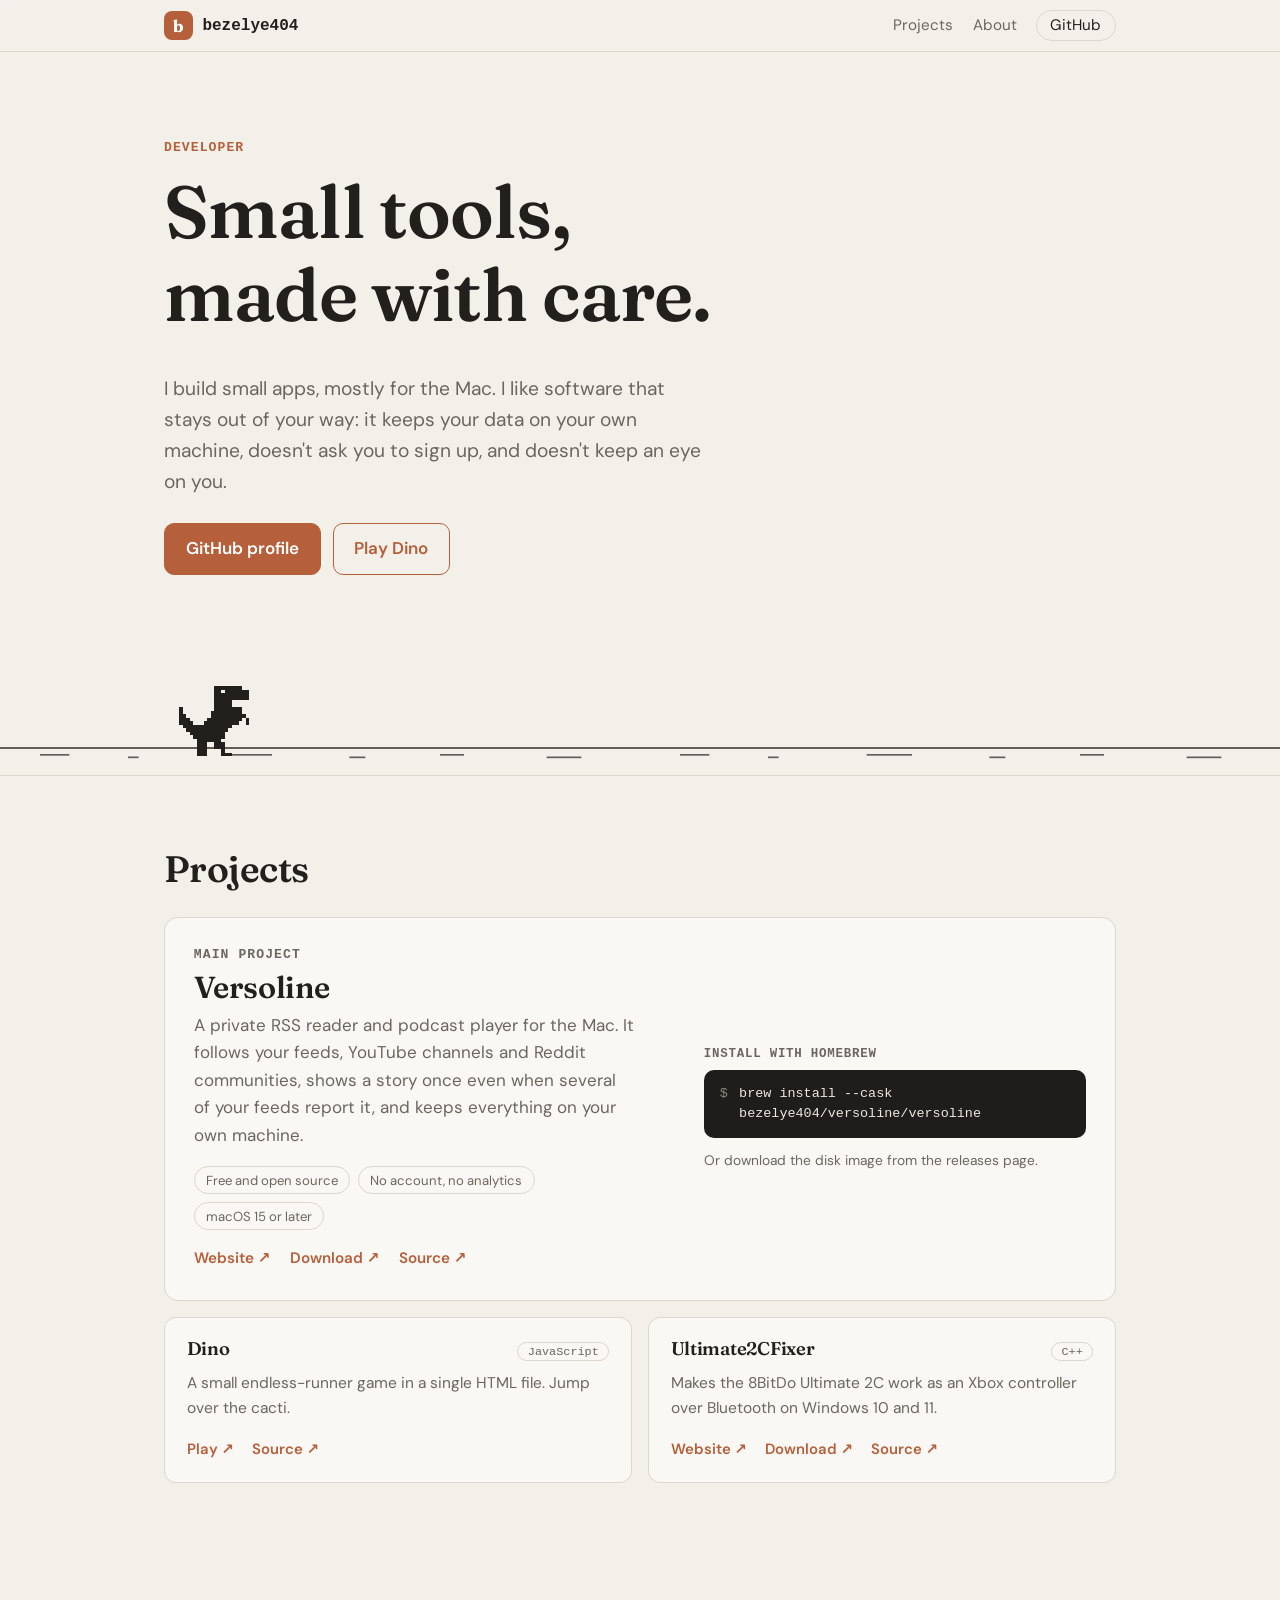
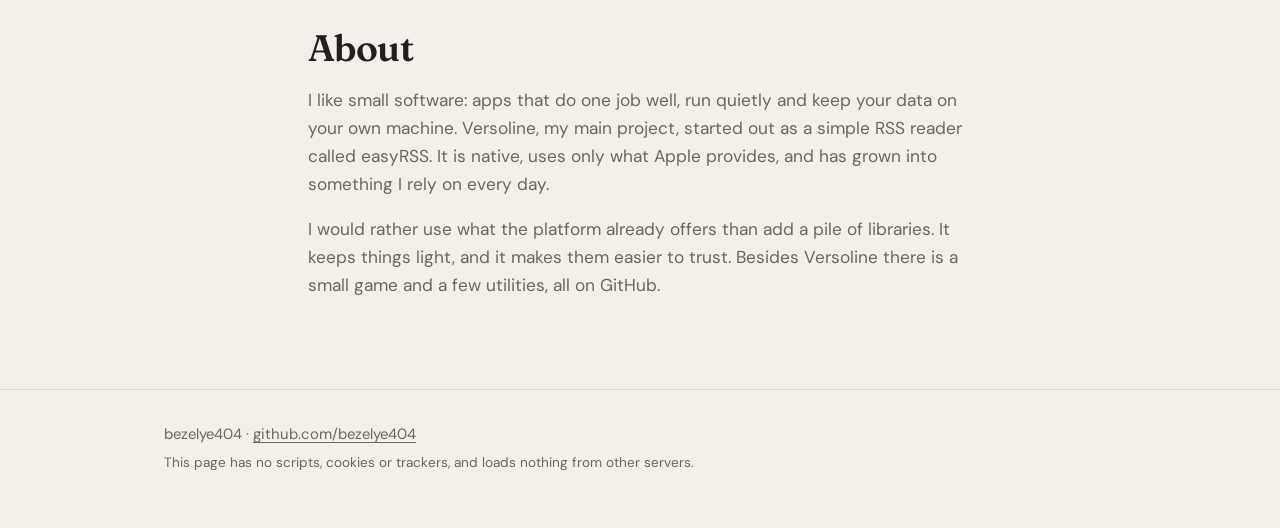
<file: index.html>
<!doctype html>
<html lang="en">
<head>
  <meta charset="utf-8">
  <meta name="viewport" content="width=device-width, initial-scale=1">
  <title>bezelye404: small, careful software</title>
  <meta name="description" content="Small, careful software by bezelye404. Versoline is a private RSS reader and podcast player for Mac; the rest is a Windows controller fix and a little game.">
  <meta name="robots" content="index, follow, max-image-preview:large">
  <meta name="google-site-verification" content="S6dTHLjQ8pESjFOe_TM0Slo14xgSW9_2Llk7Kl0jrxU">
  <link rel="canonical" href="https://bezelye404.github.io/">
  <meta name="color-scheme" content="light dark">
  <meta name="theme-color" content="#f3f0ea" media="(prefers-color-scheme: light)">
  <meta name="theme-color" content="#1b1a18" media="(prefers-color-scheme: dark)">
  <meta http-equiv="Content-Security-Policy" content="default-src 'none'; img-src 'self'; style-src 'self'; font-src 'self'; base-uri 'none'; form-action 'none'">
  <meta name="referrer" content="no-referrer">
  <link rel="icon" type="image/svg+xml" href="favicon.svg">
  <link rel="preload" href="fonts/fraunces.woff2" as="font" type="font/woff2" crossorigin>
  <link rel="preload" href="fonts/dm-sans.woff2" as="font" type="font/woff2" crossorigin>
  <link rel="stylesheet" href="style.css">

  <meta property="og:type" content="website">
  <meta property="og:site_name" content="bezelye404">
  <meta property="og:title" content="bezelye404: small, careful software">
  <meta property="og:description" content="Versoline, a private RSS reader for Mac, and a few other small projects.">
  <meta property="og:url" content="https://bezelye404.github.io/">
  <meta property="og:image" content="https://bezelye404.github.io/og-image.png">
  <meta property="og:image:type" content="image/png">
  <meta property="og:image:width" content="1200">
  <meta property="og:image:height" content="630">
  <meta property="og:image:alt" content="bezelye404: small, careful software. A pixel dinosaur jumps over a cactus.">
  <meta name="twitter:card" content="summary_large_image">
  <meta name="twitter:title" content="bezelye404: small, careful software">
  <meta name="twitter:description" content="Versoline, a private RSS reader for Mac, and a few other small projects.">
  <meta name="twitter:image" content="https://bezelye404.github.io/og-image.png">
  <meta name="twitter:image:alt" content="bezelye404: small, careful software. A pixel dinosaur jumps over a cactus.">

  <script type="application/ld+json">
  {
    "@context": "https://schema.org",
    "@graph": [
      {
        "@type": "WebSite",
        "@id": "https://bezelye404.github.io/#website",
        "url": "https://bezelye404.github.io/",
        "name": "bezelye404",
        "inLanguage": "en",
        "publisher": { "@id": "https://bezelye404.github.io/#person" }
      },
      {
        "@type": "Person",
        "@id": "https://bezelye404.github.io/#person",
        "name": "bezelye404",
        "alternateName": "bezelye",
        "url": "https://bezelye404.github.io/",
        "description": "Makes small, private software, mostly for the Mac.",
        "sameAs": ["https://github.com/bezelye404"]
      },
      {
        "@type": "SoftwareApplication",
        "@id": "https://bezelye404.github.io/#versoline",
        "name": "Versoline",
        "applicationCategory": "NewsApplication",
        "operatingSystem": "macOS 15 or later",
        "url": "https://bezelye404.github.io/Versoline/",
        "downloadUrl": "https://github.com/bezelye404/Versoline/releases/latest",
        "codeRepository": "https://github.com/bezelye404/Versoline",
        "license": "https://opensource.org/licenses/MIT",
        "isAccessibleForFree": true,
        "author": { "@id": "https://bezelye404.github.io/#person" },
        "offers": { "@type": "Offer", "price": "0", "priceCurrency": "USD" }
      },
      {
        "@type": "SoftwareApplication",
        "@id": "https://bezelye404.github.io/Ultimate2CbluetoothFix/#app",
        "name": "Ultimate2CFixer",
        "applicationCategory": "UtilitiesApplication",
        "operatingSystem": "Windows 10, Windows 11 (64-bit)",
        "url": "https://bezelye404.github.io/Ultimate2CbluetoothFix/",
        "downloadUrl": "https://github.com/bezelye404/Ultimate2CbluetoothFix/releases/latest",
        "codeRepository": "https://github.com/bezelye404/Ultimate2CbluetoothFix",
        "license": "https://opensource.org/licenses/MIT",
        "isAccessibleForFree": true,
        "author": { "@id": "https://bezelye404.github.io/#person" }
      },
      {
        "@type": "VideoGame",
        "@id": "https://bezelye404.github.io/#dino",
        "name": "Dino",
        "url": "https://bezelye404.github.io/dino/",
        "codeRepository": "https://github.com/bezelye404/dino",
        "author": { "@id": "https://bezelye404.github.io/#person" },
        "isAccessibleForFree": true
      }
    ]
  }
  </script>
</head>
<body>
  <a class="skip" href="#main">Skip to content</a>

  <header class="site">
    <div class="wrap">
      <a class="brand" href="#top"><span class="mark" aria-hidden="true">b</span> bezelye404</a>
      <nav aria-label="Main">
        <ul>
          <li><a href="#projects">Projects</a></li>
          <li><a href="#about">About</a></li>
          <li><a class="pill" href="https://github.com/bezelye404">GitHub</a></li>
        </ul>
      </nav>
    </div>
  </header>

  <main id="main">
    <section class="hero" id="top">
      <div class="wrap">
        <p class="eyebrow">Developer</p>
        <h1>Small tools, made with care.</h1>
        <p class="lead">I build small apps, mostly for the Mac. I like software that stays out of your way: it keeps your data on your own machine, doesn't ask you to sign up, and doesn't keep an eye on you.</p>
        <div class="actions">
          <a class="btn" href="https://github.com/bezelye404">GitHub profile</a>
          <a class="btn secondary" href="https://bezelye404.github.io/dino/">Play Dino</a>
        </div>
      </div>
      <div class="scene" aria-hidden="true">
        <svg class="ground" viewBox="0 0 960 12" preserveAspectRatio="none"><defs><pattern id="dashes" width="480" height="12" patternUnits="userSpaceOnUse"><rect x="30" y="6" width="22" height="2"/><rect x="96" y="9" width="8" height="2"/><rect x="170" y="6" width="34" height="2"/><rect x="262" y="9" width="12" height="2"/><rect x="330" y="6" width="18" height="2"/><rect x="410" y="9" width="26" height="2"/></pattern></defs><rect class="dashes" width="1440" height="12" fill="url(#dashes)"/></svg>
        <svg class="dino" viewBox="0 0 20 20" shape-rendering="crispEdges"><path d="M10 0h8v1h-8zM10 1h2v1h-2zM13 1h7v1h-7zM10 2h10v1h-10zM10 3h10v1h-10zM10 4h5v1h-5zM10 5h5v1h-5zM0 6h1v1h-1zM10 6h8v1h-8zM0 7h1v1h-1zM9 7h9v1h-9zM0 8h2v1h-2zM9 8h10v1h-10zM0 9h3v1h-3zM8 9h10v1h-10zM19 9h1v1h-1zM0 10h4v1h-4zM7 10h10v1h-10zM19 10h1v1h-1zM1 11h14v1h-14zM2 12h12v1h-12zM3 13h10v1h-10zM4 14h9v1h-9zM5 15h7v1h-7z"/><path class="leg-a" d="M5 16h3v1h-3zM10 16h3v1h-3zM5 17h3v1h-3zM10 17h3v1h-3zM5 18h3v1h-3zM12 18h1v1h-1zM5 19h3v1h-3zM12 19h3v1h-3z"/><path class="leg-b" d="M5 16h3v1h-3zM10 16h3v1h-3zM5 17h3v1h-3zM10 17h3v1h-3zM5 18h1v1h-1zM10 18h3v1h-3zM5 19h3v1h-3zM10 19h3v1h-3z"/></svg>
        <svg class="cactus" viewBox="0 0 10 12" shape-rendering="crispEdges"><path d="M4 0h2v1h-2zM4 1h2v1h-2zM8 1h1v1h-1zM0 2h1v1h-1zM4 2h2v1h-2zM8 2h1v1h-1zM0 3h1v1h-1zM4 3h2v1h-2zM8 3h1v1h-1zM0 4h2v1h-2zM4 4h2v1h-2zM7 4h2v1h-2zM1 5h7v1h-7zM2 6h5v1h-5zM4 7h2v1h-2zM4 8h2v1h-2zM4 9h2v1h-2zM4 10h2v1h-2zM4 11h2v1h-2z"/></svg>
      </div>
    </section>

    <section id="projects">
      <div class="wrap">
        <h2>Projects</h2>
      <article class="featured">
        <div class="featured-text">
          <p class="eyebrow">Main project</p>
          <h3>Versoline</h3>
          <p>A private RSS reader and podcast player for the Mac. It follows your feeds, YouTube channels and Reddit communities, shows a story once even when several of your feeds report it, and keeps everything on your own machine.</p>
          <ul class="chips"><li>Free and open source</li><li>No account, no analytics</li><li>macOS 15 or later</li></ul>
          <p class="links"><a href="https://bezelye404.github.io/Versoline/">Website<span aria-hidden="true"> &#8599;</span></a> <a href="https://github.com/bezelye404/Versoline/releases/latest">Download<span aria-hidden="true"> &#8599;</span></a> <a href="https://github.com/bezelye404/Versoline">Source<span aria-hidden="true"> &#8599;</span></a></p>
        </div>
        <div class="featured-side">
          <p class="label">Install with Homebrew</p>
          <div class="term"><span class="prompt">$</span><code>brew install --cask bezelye404/versoline/versoline</code></div>
          <p class="note">Or download the disk image from the releases page.</p>
        </div>
      </article>
        <div class="grid">
        <article class="card">
          <div class="card-top"><h3>Dino</h3><span class="lang">JavaScript</span></div>
          <p>A small endless-runner game in a single HTML file. Jump over the cacti.</p>
          <p class="links"><a href="https://bezelye404.github.io/dino/">Play<span aria-hidden="true"> &#8599;</span></a> <a href="https://github.com/bezelye404/dino">Source<span aria-hidden="true"> &#8599;</span></a></p>
        </article>
        <article class="card">
          <div class="card-top"><h3>Ultimate2CFixer</h3><span class="lang">C++</span></div>
          <p>Makes the 8BitDo Ultimate 2C work as an Xbox controller over Bluetooth on Windows 10 and 11.</p>
          <p class="links"><a href="https://bezelye404.github.io/Ultimate2CbluetoothFix/">Website<span aria-hidden="true"> &#8599;</span></a> <a href="https://github.com/bezelye404/Ultimate2CbluetoothFix/releases/latest">Download<span aria-hidden="true"> &#8599;</span></a> <a href="https://github.com/bezelye404/Ultimate2CbluetoothFix">Source<span aria-hidden="true"> &#8599;</span></a></p>
        </article>
        </div>
      </div>
    </section>

    <section id="about">
      <div class="wrap about">
        <h2>About</h2>
        <p>I like small software: apps that do one job well, run quietly and keep your data on your own machine. Versoline, my main project, started out as a simple RSS reader called easyRSS. It is native, uses only what Apple provides, and has grown into something I rely on every day.</p>
        <p>I would rather use what the platform already offers than add a pile of libraries. It keeps things light, and it makes them easier to trust. Besides Versoline there is a small game and a few utilities, all on GitHub.</p>
      </div>
    </section>
  </main>

  <footer class="site">
    <div class="wrap">
      <p>bezelye404 · <a href="https://github.com/bezelye404">github.com/bezelye404</a></p>
      <p class="small">This page has no scripts, cookies or trackers, and loads nothing from other servers.</p>
    </div>
  </footer>
</body>
</html>
</file>
<file: style.css>
/* Fonts are served from this site (see fonts/): Fraunces for headings, DM Sans for text. Both are SIL OFL 1.1. */
@font-face { font-family: "Fraunces"; src: url("fonts/fraunces.woff2") format("woff2"); font-weight: 100 900; font-style: normal; font-display: swap; }
@font-face { font-family: "DM Sans"; src: url("fonts/dm-sans.woff2") format("woff2"); font-weight: 100 1000; font-style: normal; font-display: swap; }

/* Flat, matte colors: paper and graphite with one warm accent. No gradients, no glow. */
:root {
  --serif: "Fraunces", ui-serif, "New York", Georgia, "Times New Roman", serif;
  --sans: "DM Sans", -apple-system, BlinkMacSystemFont, "SF Pro Text", system-ui, "Segoe UI", sans-serif;
  --bg: #f3f0ea;
  --surface: #faf8f4;
  --text: #22201d;
  --muted: #6b665e;
  --line: #ddd7cc;
  --accent: #b5603a;
  --accent-text: #ffffff;
  --ease: cubic-bezier(0.22, 0.61, 0.36, 1);
}

@media (prefers-color-scheme: dark) {
  :root {
    --bg: #1b1a18;
    --surface: #232220;
    --text: #ece8e1;
    --muted: #a39d92;
    --line: #34322e;
    --accent: #d08a62;
    --accent-text: #1b1a18;
  }
}

* { box-sizing: border-box; }

html { scroll-behavior: smooth; scroll-padding-top: 4rem; }
@media (prefers-reduced-motion: reduce) { html { scroll-behavior: auto; } }

body {
  margin: 0;
  background: var(--bg);
  color: var(--text);
  font: 17px/1.62 var(--sans);
  -webkit-font-smoothing: antialiased;
}

h1, h2, h3 { font-family: var(--serif); font-weight: 600; line-height: 1.12; letter-spacing: -0.015em; margin: 0 0 0.5em; text-wrap: balance; }
h1 { font-size: clamp(2.5rem, 7vw, 4.6rem); }
h2 { font-size: clamp(1.7rem, 3.4vw, 2.3rem); }
h3 { font-size: 1.15rem; margin: 0; }
p { margin: 0 0 1em; text-wrap: pretty; }
a { color: var(--accent); text-underline-offset: 3px; }
a:hover { text-decoration-thickness: 2px; }
a:focus-visible { outline: 2px solid var(--accent); outline-offset: 3px; border-radius: 6px; }

.wrap { max-width: 62rem; margin: 0 auto; padding: 0 1.25rem; }
.skip { position: absolute; left: -999px; top: 0; background: var(--accent); color: var(--accent-text); padding: 0.5rem 1rem; z-index: 20; }
.skip:focus { left: 0; }

/* header */
header.site { position: sticky; top: 0; z-index: 10; background: color-mix(in srgb, var(--bg) 88%, transparent); backdrop-filter: blur(10px); -webkit-backdrop-filter: blur(10px); border-bottom: 1px solid var(--line); }
header.site .wrap { display: flex; align-items: center; justify-content: space-between; padding-top: 0.7rem; padding-bottom: 0.7rem; }
.brand { display: flex; align-items: center; gap: 0.6rem; color: var(--text); text-decoration: none; font: 600 1rem ui-monospace, "SF Mono", Menlo, monospace; }
.mark { display: inline-grid; place-items: center; width: 1.8rem; height: 1.8rem; border-radius: 8px; background: var(--accent); color: var(--accent-text); font: 700 1.05rem var(--serif); }
nav ul { display: flex; align-items: center; gap: 1.2rem; list-style: none; margin: 0; padding: 0; font-size: 0.95rem; }
nav a { color: var(--muted); text-decoration: none; }
nav a:hover { color: var(--text); }
nav a.pill { color: var(--text); border: 1px solid var(--line); padding: 0.28rem 0.85rem; border-radius: 999px; transition: border-color 0.2s var(--ease), background-color 0.2s var(--ease); }
nav a.pill:hover { border-color: var(--accent); background: var(--surface); }

/* hero */
.hero { padding: 5.5rem 0 0; overflow: hidden; }
.eyebrow { font: 600 0.82rem ui-monospace, "SF Mono", Menlo, monospace; letter-spacing: 0.08em; text-transform: uppercase; color: var(--accent); margin-bottom: 1rem; }
.lead { font-size: 1.2rem; color: var(--muted); max-width: 34rem; }
.actions { display: flex; flex-wrap: wrap; gap: 0.75rem; margin-top: 1.6rem; }
.btn { display: inline-block; padding: 0.7rem 1.3rem; border-radius: 10px; border: 1px solid var(--accent); background: var(--accent); color: var(--accent-text); text-decoration: none; font-weight: 600; transition: transform 0.2s var(--ease), filter 0.2s var(--ease), background-color 0.2s var(--ease); }
.btn:hover { transform: translateY(-1px); filter: brightness(0.94); }
.btn.secondary { background: transparent; color: var(--accent); }
.btn.secondary:hover { background: var(--surface); filter: none; }

/* the running dino: a pixel drawing moved by CSS, with a cactus it jumps over */
.scene { container-type: inline-size; position: relative; height: 9.5rem; margin-top: 3rem; color: var(--text); }
.scene .ground { position: absolute; left: 0; right: 0; bottom: 1rem; width: 100%; height: 12px; border-top: 2px solid currentColor; fill: currentColor; opacity: 0.7; overflow: hidden; }
.scene .ground .dashes { animation: ground 1.6s linear infinite; }
.scene .dino { position: absolute; left: 14cqw; bottom: 1.15rem; width: 4.4rem; height: auto; fill: currentColor; animation: jump 6s linear infinite; }
.scene .cactus { position: absolute; left: 100cqw; bottom: 1.15rem; width: 2.4rem; height: auto; fill: var(--accent); animation: cactus 6s linear infinite; }
.leg-b { opacity: 0; }

/* sections */
section { padding: 4.5rem 0; }
#projects { border-top: 1px solid var(--line); }
.grid { display: grid; grid-template-columns: repeat(auto-fit, minmax(17rem, 1fr)); gap: 1rem; margin-top: 1.75rem; }
.card { background: var(--surface); border: 1px solid var(--line); border-radius: 12px; padding: 1.3rem 1.35rem; display: flex; flex-direction: column; gap: 0.6rem; transition: transform 0.25s var(--ease), border-color 0.25s var(--ease); }
.card:hover { transform: translateY(-3px); border-color: color-mix(in srgb, var(--accent) 60%, var(--line)); }
.card-top { display: flex; align-items: baseline; justify-content: space-between; gap: 0.75rem; }
.card p { margin: 0; color: var(--muted); font-size: 0.97rem; }
.card .links { margin-top: auto; padding-top: 0.4rem; display: flex; gap: 1.1rem; font-size: 0.93rem; }
.card .links a { text-decoration: none; font-weight: 600; }
.card .links a:hover { text-decoration: underline; }
.lang { font: 500 0.74rem ui-monospace, "SF Mono", Menlo, monospace; color: var(--muted); border: 1px solid var(--line); border-radius: 999px; padding: 0.1rem 0.6rem; white-space: nowrap; }

footer.site { border-top: 1px solid var(--line); padding: 2rem 0 3rem; color: var(--muted); font-size: 0.93rem; }
footer.site p { margin: 0 0 0.4rem; }
footer.site a { color: var(--muted); }
footer.site a:hover { color: var(--text); }
footer.site .small { font-size: 0.85rem; }

/* motion */
@keyframes rise { from { opacity: 0; transform: translateY(16px); } to { opacity: 1; transform: none; } }
@keyframes ground { to { transform: translateX(-480px); } }
@keyframes cactus { from { transform: translateX(0); } to { transform: translateX(-112cqw); } }
@keyframes jump {
  0%, 66%, 90%, 100% { transform: translateY(0); }
  72% { transform: translateY(-5.2rem); }
  78% { transform: translateY(-5.6rem); }
  84% { transform: translateY(-3rem); }
}
@keyframes legs-a { 0%, 49.9% { opacity: 1; } 50%, 100% { opacity: 0; } }
@keyframes legs-b { 0%, 49.9% { opacity: 0; } 50%, 100% { opacity: 1; } }

@media (prefers-reduced-motion: no-preference) {
  .hero .wrap > * { animation: rise 0.75s var(--ease) both; }
  .hero .wrap > :nth-child(2) { animation-delay: 0.07s; }
  .hero .wrap > :nth-child(3) { animation-delay: 0.14s; }
  .hero .wrap > :nth-child(4) { animation-delay: 0.21s; }
  .scene { animation: rise 0.9s var(--ease) 0.3s both; }
  .leg-a { animation: legs-a 0.3s steps(1, end) infinite; }
  .leg-b { animation: legs-b 0.3s steps(1, end) infinite; }
  @supports (animation-timeline: view()) {
    .card { animation: rise linear both; animation-timeline: view(); animation-range: entry 0% entry 40%; }
  }
}

@media (prefers-reduced-motion: reduce) {
  .scene .ground .dashes, .scene .dino, .scene .cactus { animation: none; }
  .scene .cactus { left: 62cqw; }
}

@media (max-width: 600px) {
  .hero { padding-top: 3.5rem; }
  section { padding: 3.2rem 0; }
  .scene .dino { width: 3.4rem; }
  .scene .cactus { width: 1.9rem; }
}

/* featured project */
.featured { display: grid; grid-template-columns: minmax(0, 1.25fr) minmax(0, 1fr); gap: 2rem; margin-top: 1.75rem; padding: 1.8rem; background: var(--surface); border: 1px solid var(--line); border-radius: 14px; transition: border-color 0.25s var(--ease); }
.featured:hover { border-color: color-mix(in srgb, var(--accent) 60%, var(--line)); }
.featured .eyebrow { margin-bottom: 0.5rem; }
.featured h3 { font-size: 1.9rem; margin-bottom: 0.5rem; }
.featured p { color: var(--muted); }
.featured .links { display: flex; flex-wrap: wrap; gap: 1.2rem; margin: 0.4rem 0 0; font-size: 0.95rem; }
.featured .links a { text-decoration: none; font-weight: 600; }
.featured .links a:hover { text-decoration: underline; }
.chips { display: flex; flex-wrap: wrap; gap: 0.5rem; list-style: none; padding: 0; margin: 0 0 1rem; }
.chips li { font-size: 0.82rem; color: var(--muted); border: 1px solid var(--line); border-radius: 999px; padding: 0.15rem 0.7rem; }
.featured-side { align-self: center; }
.featured-side .label { font: 600 0.78rem ui-monospace, "SF Mono", Menlo, monospace; letter-spacing: 0.06em; text-transform: uppercase; color: var(--muted); margin-bottom: 0.6rem; }
.featured-side .note { font-size: 0.86rem; margin: 0.7rem 0 0; }
.term { display: flex; gap: 0.7rem; background: #1f1d1b; color: #ece8e1; border-radius: 10px; padding: 0.85rem 1rem; font: 0.84rem/1.5 ui-monospace, "SF Mono", Menlo, monospace; }
.term .prompt { color: #8b857a; user-select: none; }
.term code { user-select: all; overflow-wrap: anywhere; }
.featured + .grid { margin-top: 1rem; }

/* about */
.about { max-width: 44rem; }
.about p { color: var(--muted); font-size: 1.08rem; }

@media (max-width: 760px) {
  .featured { grid-template-columns: minmax(0, 1fr); padding: 1.4rem; gap: 1.4rem; }
  .featured-side { align-self: stretch; }
}

@media (prefers-reduced-motion: no-preference) {
  @supports (animation-timeline: view()) {
    .featured { animation: rise linear both; animation-timeline: view(); animation-range: entry 0% entry 40%; }
  }
}

@media (max-width: 480px) {
  nav ul { gap: 0.8rem; }
  nav li:not(:last-child) { display: none; }
}
@media (max-width: 480px) {
  .term { font-size: 0.76rem; }
}
</file>
